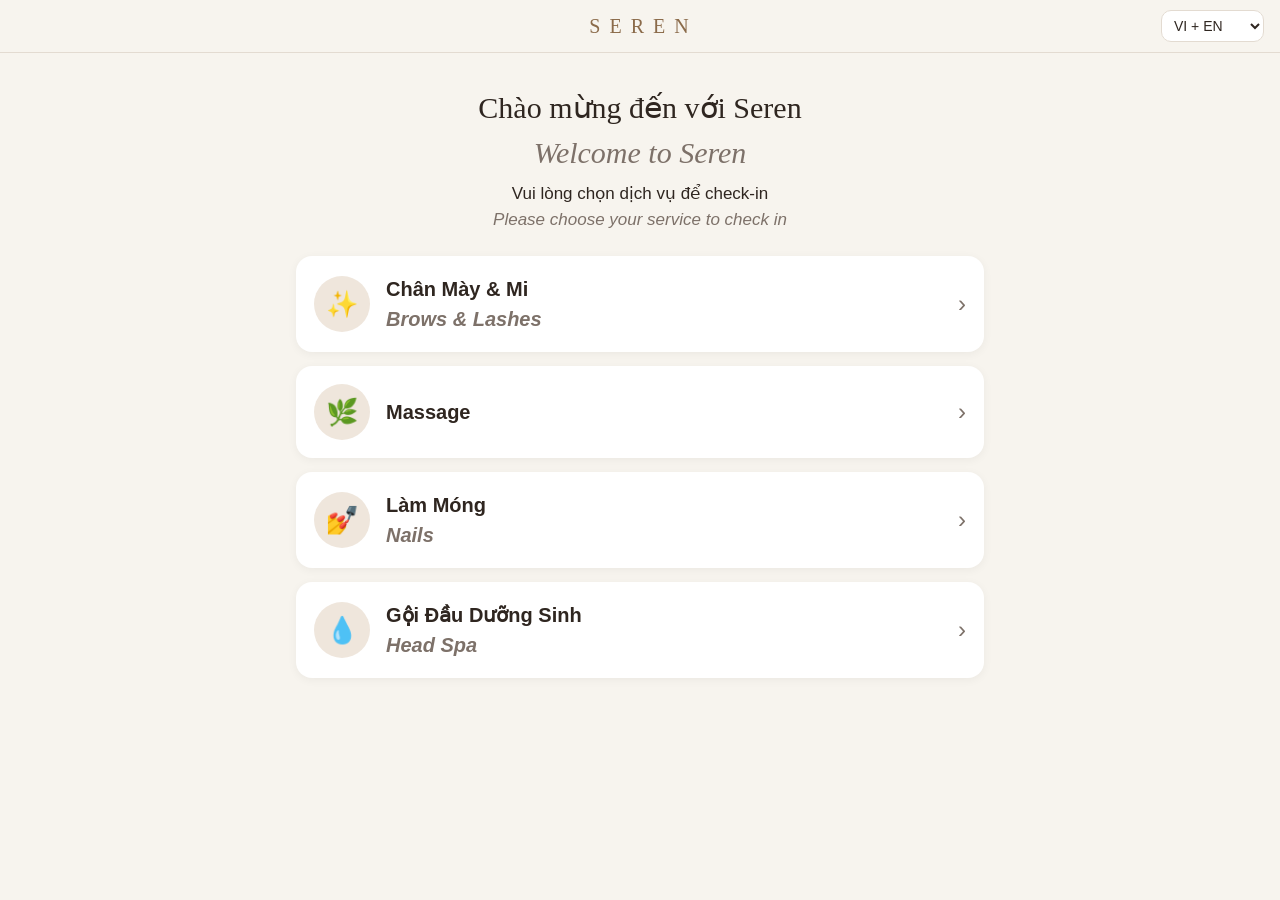
<file: checkin-site/index.html>
<!doctype html>
<html lang="vi">
<head>
  <meta charset="utf-8">
  <meta name="viewport" content="width=device-width, initial-scale=1, viewport-fit=cover">
  <meta name="robots" content="noindex, nofollow">
  <meta name="theme-color" content="#f7f4ee">
  <title>Seren · Check-in</title>
  <link rel="stylesheet" href="styles.css">
</head>
<body>
  <!--
    Netlify Forms detects forms at deploy time from static HTML. This hidden form declares
    every field the app submits; app.js posts the real data with fetch().
  -->
  <form name="checkin" data-netlify="true" netlify-honeypot="bot-field" hidden>
    <input name="bot-field">
    <input name="service">
    <input name="full_name">
    <input name="phone">
    <input name="date_of_birth">
    <input name="technician">
    <input name="health_flags">
    <input name="photo_consent">
    <input name="language">
    <textarea name="summary"></textarea>
    <textarea name="answers_json"></textarea>
    <input type="file" name="signature">
  </form>

  <header class="topbar">
    <button class="link-button" id="back" hidden>‹ <span data-l="back"></span></button>
    <div class="brand">S E R E N</div>
    <select id="lang" aria-label="Ngôn ngữ / Language">
      <option value="both">VI + EN</option>
      <option value="vi">Tiếng Việt</option>
      <option value="en">English</option>
    </select>
  </header>

  <main id="app" aria-live="polite"></main>

  <noscript><p class="card">Vui lòng bật JavaScript. / Please enable JavaScript.</p></noscript>
  <script src="app.js"></script>
</body>
</html>
</file>
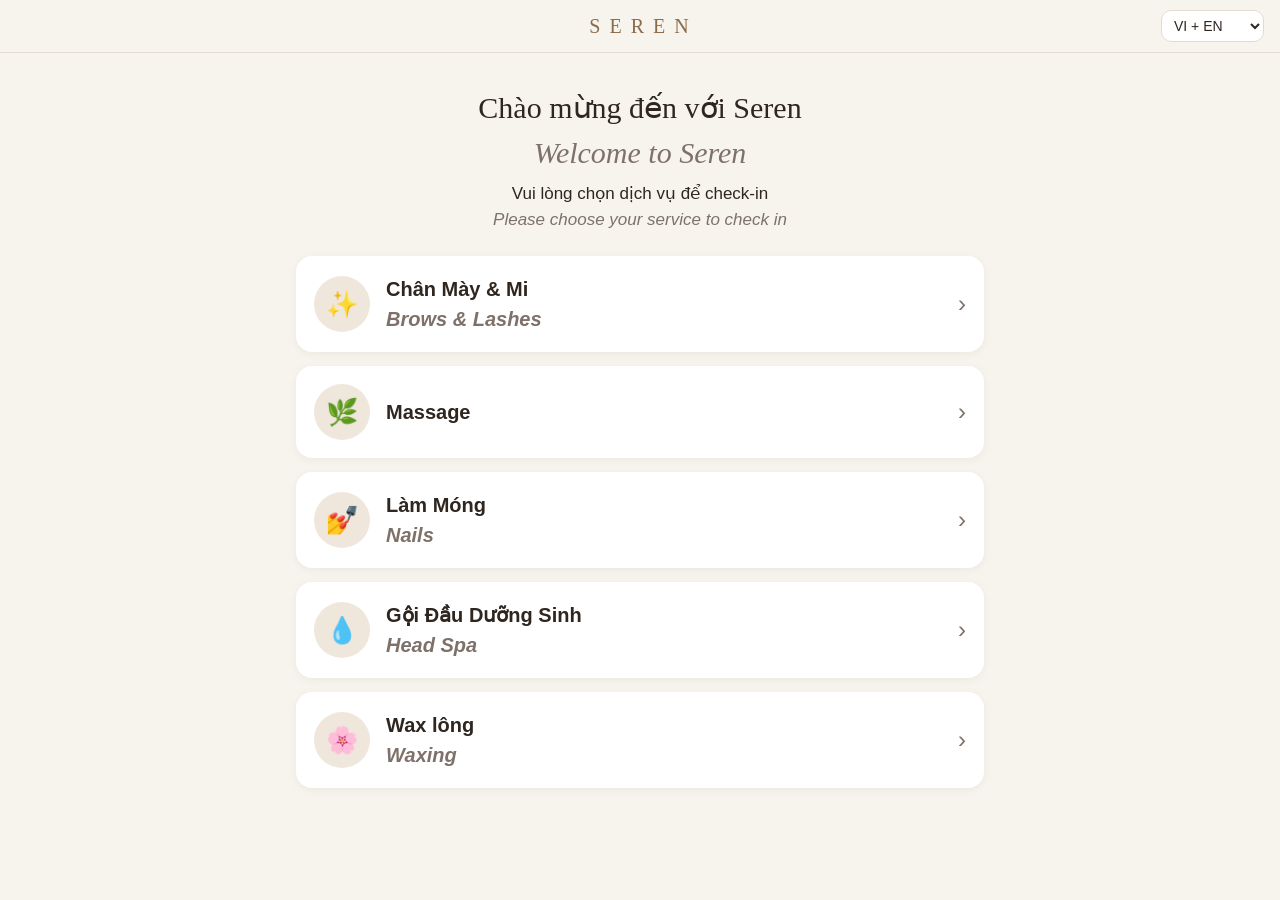
<file: docs/index.html>
<!doctype html>
<html lang="vi">
<head>
  <meta charset="utf-8">
  <meta name="viewport" content="width=device-width, initial-scale=1, viewport-fit=cover">
  <meta name="robots" content="noindex, nofollow">
  <meta name="theme-color" content="#f7f4ee">
  <title>Seren · Check-in</title>
  <link rel="stylesheet" href="styles.css">
</head>
<body>

  <header class="topbar">
    <button class="link-button" id="back" hidden>‹ <span data-l="back"></span></button>
    <div class="brand">S E R E N</div>
    <select id="lang" aria-label="Ngôn ngữ / Language">
      <option value="both">VI + EN</option>
      <option value="vi">Tiếng Việt</option>
      <option value="en">English</option>
    </select>
  </header>

  <main id="app" aria-live="polite"></main>

  <noscript><p class="card">Vui lòng bật JavaScript. / Please enable JavaScript.</p></noscript>
  <script src="config.js"></script>
  <script src="i18n.js"></script>
  <script src="app.js"></script>
</body>
</html>
</file>
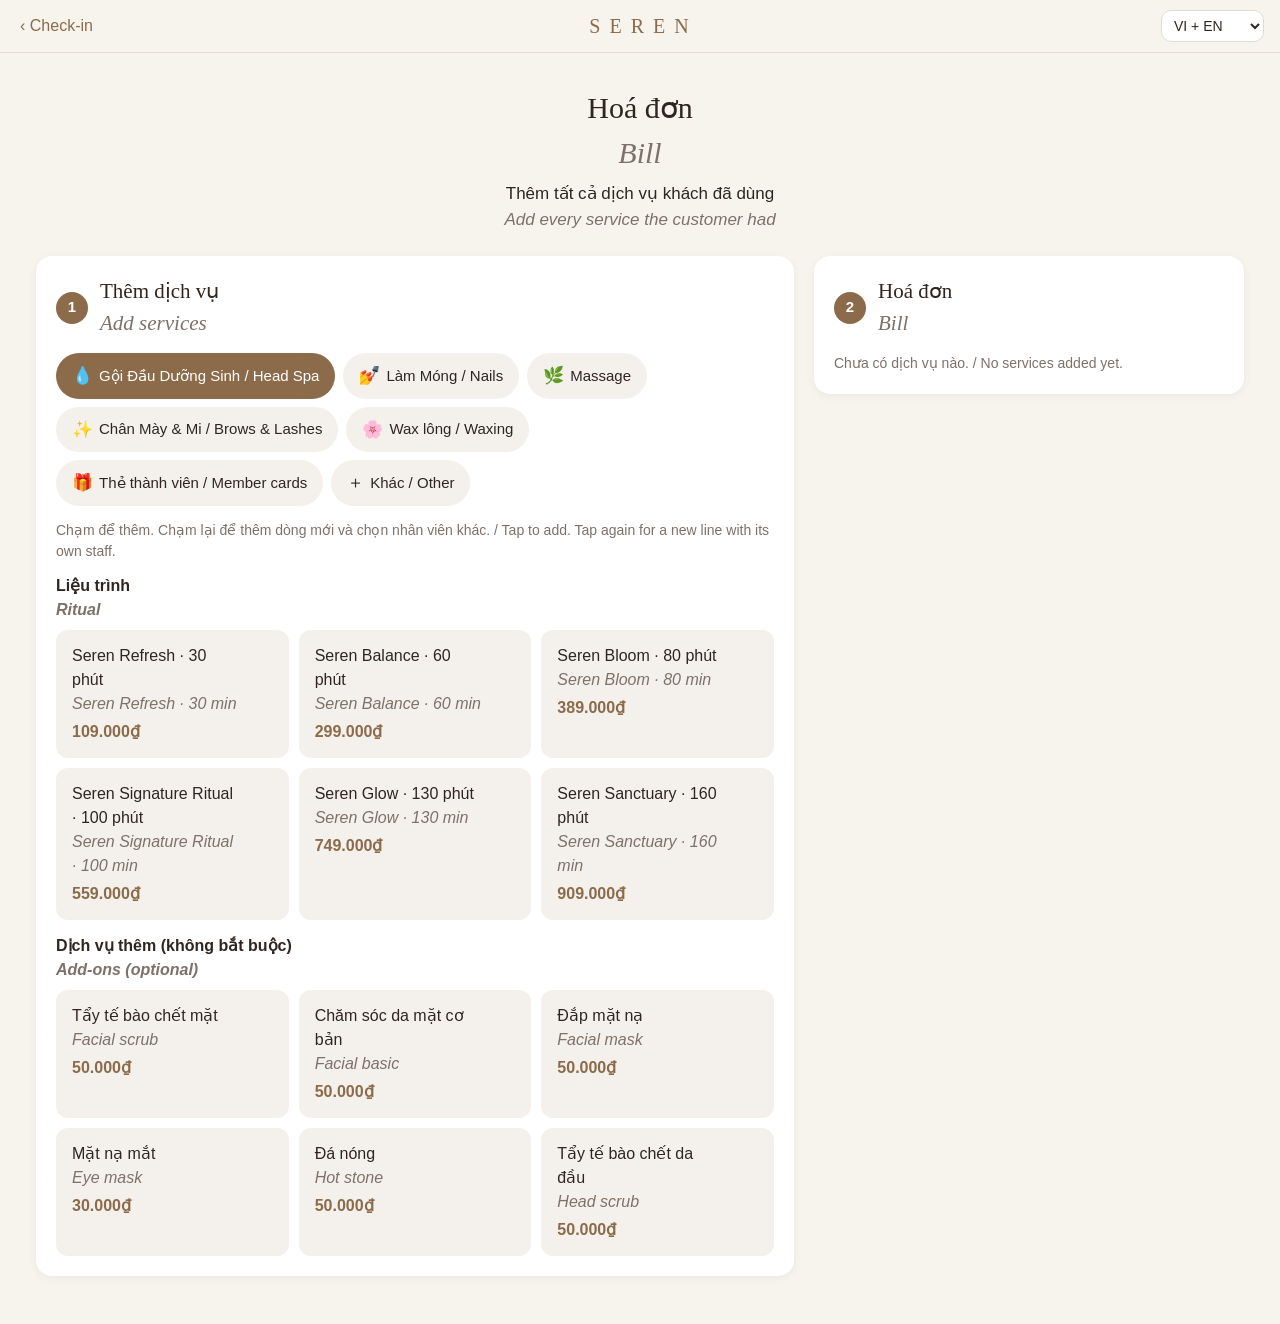
<file: docs/bill/index.html>
<!doctype html>
<html lang="vi" translate="no" class="notranslate">
<head>
  <meta charset="utf-8">
  <meta name="viewport" content="width=device-width, initial-scale=1, viewport-fit=cover">
  <meta name="robots" content="noindex, nofollow">
  <!-- The page is already Vietnamese + English; stop Chrome from machine-translating it. -->
  <meta name="google" content="notranslate">
  <meta name="theme-color" content="#f7f4ee">
  <title>Seren · Hoá đơn</title>
  <link rel="stylesheet" href="../styles.css">
  <link rel="stylesheet" href="bill.css?v=15">
</head>
<body>

  <header class="topbar">
    <a class="link-button" id="to-checkin" href="../">‹ Check-in</a>
    <div class="brand">S E R E N</div>
    <select id="bill-lang" aria-label="Ngôn ngữ / Language">
      <option value="both">VI + EN</option>
      <option value="vi">Tiếng Việt</option>
      <option value="en">English</option>
    </select>
  </header>

  <main id="bill-app" aria-live="polite"></main>

  <noscript><p class="card">Vui lòng bật JavaScript. / Please enable JavaScript.</p></noscript>
  <!-- app.js holds the menu and prices shared with the check-in forms; this flag stops it drawing the check-in screen. -->
  <script>window.SEREN_MENU_ONLY = true;</script>
  <script src="../config.js"></script>
  <script src="../app.js?v=2"></script>
  <script src="bill.js?v=16"></script>
</body>
</html>
</file>
<file: checkin-site/styles.css>
:root {
  --paper: #f7f4ee;
  --card: #ffffff;
  --ink: #2f2620;
  --muted: #7d7169;
  --accent: #8b6b4a;
  --accent-soft: #efe6dc;
  --line: #e3dbd1;
  --warn: #b35c00;
  --warn-soft: #fdf0e1;
  --info-soft: #eaf1f8;
  --info: #2f5f8a;
  --error: #b3261e;
  --radius: 16px;
}

* { box-sizing: border-box; }

html { -webkit-text-size-adjust: 100%; }

body {
  margin: 0;
  background: var(--paper);
  color: var(--ink);
  font: 17px/1.5 -apple-system, BlinkMacSystemFont, "Segoe UI", Roboto, "Helvetica Neue", Arial, sans-serif;
  padding-bottom: env(safe-area-inset-bottom);
}

.topbar {
  position: sticky;
  top: 0;
  z-index: 5;
  display: grid;
  grid-template-columns: 1fr auto 1fr;
  align-items: center;
  gap: 8px;
  padding: calc(10px + env(safe-area-inset-top)) 16px 10px;
  background: rgba(247, 244, 238, 0.94);
  backdrop-filter: blur(8px);
  border-bottom: 1px solid var(--line);
}
.brand { font-family: Georgia, "Times New Roman", serif; color: var(--accent); letter-spacing: .1em; font-size: 20px; }
#back { justify-self: start; grid-column: 1; }
.brand { grid-column: 2; }
#lang {
  grid-column: 3;
  justify-self: end;
  font: inherit; font-size: 14px;
  padding: 6px 8px;
  border: 1px solid var(--line); border-radius: 10px;
  background: var(--card); color: var(--ink);
}

main { max-width: 720px; margin: 0 auto; padding: 20px 16px 48px; }

h1, h2 { font-family: Georgia, "Times New Roman", serif; font-weight: 400; margin: 0; }
h1 { font-size: 30px; text-align: center; }
h2 { font-size: 21px; }
.en { color: var(--muted); font-style: italic; }
.center { text-align: center; }
.stack > * + * { margin-top: 16px; }

.hero { text-align: center; margin: 12px 0 24px; }
.hero p { margin: 6px 0 0; }

.card {
  background: var(--card);
  border-radius: var(--radius);
  padding: 20px;
  box-shadow: 0 2px 10px rgba(0, 0, 0, .05);
}

.section-title { display: flex; gap: 12px; align-items: center; margin-bottom: 14px; }
.num {
  flex: none; width: 32px; height: 32px; border-radius: 50%;
  display: grid; place-items: center;
  background: var(--accent); color: #fff; font-weight: 600; font-size: 15px;
}

.service-list { display: grid; gap: 14px; }
.service {
  display: flex; align-items: center; gap: 16px;
  width: 100%; text-align: left;
  font: inherit; color: inherit;
  background: var(--card); border: 0; border-radius: var(--radius);
  padding: 18px; box-shadow: 0 2px 10px rgba(0, 0, 0, .05);
  cursor: pointer;
}
.service:active { transform: scale(.99); }
.service .icon {
  flex: none; width: 56px; height: 56px; border-radius: 50%;
  display: grid; place-items: center; font-size: 26px;
  background: var(--accent-soft);
}
.service .name { font-size: 20px; font-weight: 600; }
.service .chev { margin-left: auto; color: var(--muted); font-size: 24px; }

.field { display: block; }
.field + .field, .field + .choices, .choices + .field { margin-top: 16px; }
.label { display: block; font-size: 15px; font-weight: 600; color: var(--muted); margin-bottom: 6px; }
.req { color: var(--error); }
input[type=text], input[type=tel], input[type=email], input[type=date], textarea {
  width: 100%;
  font: inherit; font-size: 17px;
  padding: 12px 14px;
  border: 1px solid var(--line); border-radius: 12px;
  background: #fbfaf7; color: var(--ink);
}
textarea { min-height: 88px; resize: vertical; }
input:focus, textarea:focus, select:focus, button:focus-visible { outline: 3px solid rgba(139, 107, 74, .35); outline-offset: 1px; }

.choices { display: grid; grid-template-columns: repeat(auto-fill, minmax(150px, 1fr)); gap: 10px; }
.choices.wide { grid-template-columns: 1fr; }
.chip {
  display: flex; gap: 10px; align-items: flex-start;
  width: 100%; text-align: left;
  font: inherit; font-size: 16px; color: inherit;
  padding: 12px 14px; border-radius: 12px;
  background: #f4f1ec; border: 2px solid transparent;
  cursor: pointer;
}
.chip[aria-pressed=true], .chip[aria-checked=true] { background: var(--accent-soft); border-color: var(--accent); }
.box {
  flex: none; width: 22px; height: 22px; margin-top: 1px;
  border: 2px solid #b7aca2; border-radius: 6px;
  display: grid; place-items: center; font-size: 14px; color: #fff;
}
.chip.round .box { border-radius: 50%; }
[aria-pressed=true] .box, [aria-checked=true] .box { background: var(--accent); border-color: var(--accent); }
[aria-pressed=true] .box::after, [aria-checked=true] .box::after { content: "✓"; }

.check-list { display: grid; gap: 8px; }
.divider { border: 0; border-top: 1px solid var(--line); margin: 14px 0; }

ul.bullets { margin: 0; padding-left: 20px; }
ul.bullets li + li { margin-top: 8px; }
.group + .group { margin-top: 16px; }
.group h3 { margin: 0 0 8px; font-size: 16px; }

.notice { display: flex; gap: 10px; padding: 14px; border-radius: 12px; background: var(--warn-soft); margin-top: 12px; }
.notice.info { background: var(--info-soft); }
.notice .i { flex: none; }

.sig-wrap { position: relative; border: 2px dashed #c9bdb0; border-radius: 12px; background: #fff; touch-action: none; }
.sig-wrap canvas { display: block; width: 100%; height: 190px; border-radius: 12px; }
.sig-line { position: absolute; left: 20px; right: 20px; bottom: 44px; border-bottom: 1px solid #d8cfc5; pointer-events: none; }
.sig-x { position: absolute; left: 20px; bottom: 48px; color: #b7aca2; pointer-events: none; }
.sig-actions { display: flex; justify-content: space-between; align-items: center; margin-top: 6px; font-size: 14px; color: var(--muted); }

.primary {
  display: block; width: 100%;
  font: inherit; font-size: 19px; font-weight: 600;
  color: #fff; background: var(--accent);
  border: 0; border-radius: 14px;
  padding: 16px; cursor: pointer;
}
.primary[disabled] { opacity: .6; cursor: progress; }
.primary .en { color: rgba(255, 255, 255, .85); font-weight: 400; font-size: 15px; display: block; }
.secondary {
  display: inline-block;
  font: inherit; font-size: 16px; color: var(--accent);
  background: transparent; border: 1.5px solid var(--accent); border-radius: 999px;
  padding: 10px 22px; cursor: pointer;
}
.link-button { font: inherit; font-size: 16px; color: var(--accent); background: none; border: 0; padding: 4px; cursor: pointer; }

.errors { border: 2px solid var(--error); background: #fdecea; }
.errors ul { margin: 8px 0 0; padding-left: 20px; }
.invalid { border-color: var(--error) !important; }

.done { text-align: center; padding: 32px 20px; }
.done .big { font-size: 64px; }

.hidden-honeypot { position: absolute; left: -9999px; }
</file>
<file: docs/styles.css>
:root {
  --paper: #f7f4ee;
  --card: #ffffff;
  --ink: #2f2620;
  --muted: #7d7169;
  --accent: #8b6b4a;
  --accent-soft: #efe6dc;
  --line: #e3dbd1;
  --warn: #b35c00;
  --warn-soft: #fdf0e1;
  --info-soft: #eaf1f8;
  --info: #2f5f8a;
  --error: #b3261e;
  --radius: 16px;
}

* { box-sizing: border-box; }

html { -webkit-text-size-adjust: 100%; }

body {
  margin: 0;
  background: var(--paper);
  color: var(--ink);
  font: 17px/1.5 -apple-system, BlinkMacSystemFont, "Segoe UI", Roboto, "Helvetica Neue", Arial, sans-serif;
  padding-bottom: env(safe-area-inset-bottom);
}

.topbar {
  position: sticky;
  top: 0;
  z-index: 5;
  display: grid;
  grid-template-columns: 1fr auto 1fr;
  align-items: center;
  gap: 8px;
  padding: calc(10px + env(safe-area-inset-top)) 16px 10px;
  background: rgba(247, 244, 238, 0.94);
  backdrop-filter: blur(8px);
  border-bottom: 1px solid var(--line);
}
.brand { font-family: Georgia, "Times New Roman", serif; color: var(--accent); letter-spacing: .1em; font-size: 20px; }
#back { justify-self: start; grid-column: 1; }
.brand { grid-column: 2; }
#lang {
  grid-column: 3;
  justify-self: end;
  font: inherit; font-size: 14px;
  padding: 6px 8px;
  border: 1px solid var(--line); border-radius: 10px;
  background: var(--card); color: var(--ink);
}

main { max-width: 720px; margin: 0 auto; padding: 20px 16px 48px; }

h1, h2 { font-family: Georgia, "Times New Roman", serif; font-weight: 400; margin: 0; }
h1 { font-size: 30px; text-align: center; }
h2 { font-size: 21px; }
.en { color: var(--muted); font-style: italic; }
.center { text-align: center; }
.stack > * + * { margin-top: 16px; }

.hero { text-align: center; margin: 12px 0 24px; }
.hero p { margin: 6px 0 0; }

.card {
  background: var(--card);
  border-radius: var(--radius);
  padding: 20px;
  box-shadow: 0 2px 10px rgba(0, 0, 0, .05);
}

.section-title { display: flex; gap: 12px; align-items: center; margin-bottom: 14px; }
.num {
  flex: none; width: 32px; height: 32px; border-radius: 50%;
  display: grid; place-items: center;
  background: var(--accent); color: #fff; font-weight: 600; font-size: 15px;
}

.service-list { display: grid; gap: 14px; }
.service {
  display: flex; align-items: center; gap: 16px;
  width: 100%; text-align: left;
  font: inherit; color: inherit;
  background: var(--card); border: 0; border-radius: var(--radius);
  padding: 18px; box-shadow: 0 2px 10px rgba(0, 0, 0, .05);
  cursor: pointer;
}
.service:active { transform: scale(.99); }
.service .icon {
  flex: none; width: 56px; height: 56px; border-radius: 50%;
  display: grid; place-items: center; font-size: 26px;
  background: var(--accent-soft);
}
.service .name { font-size: 20px; font-weight: 600; }
.service .chev { margin-left: auto; color: var(--muted); font-size: 24px; }

.field { display: block; }
.field + .field, .field + .choices, .choices + .field { margin-top: 16px; }
.label { display: block; font-size: 15px; font-weight: 600; color: var(--muted); margin-bottom: 6px; }
.req { color: var(--error); }
input[type=text], input[type=tel], input[type=email], input[type=date], textarea {
  width: 100%;
  font: inherit; font-size: 17px;
  padding: 12px 14px;
  border: 1px solid var(--line); border-radius: 12px;
  background: #fbfaf7; color: var(--ink);
}
textarea { min-height: 88px; resize: vertical; }
input:focus, textarea:focus, select:focus, button:focus-visible { outline: 3px solid rgba(139, 107, 74, .35); outline-offset: 1px; }

.choices { display: grid; grid-template-columns: repeat(auto-fill, minmax(150px, 1fr)); gap: 10px; }
.choices.wide { grid-template-columns: 1fr; }
.choice-heading { grid-column: 1 / -1; margin: 12px 0 0; font-size: 16px; }
.choice-heading:first-child { margin-top: 0; }
.chip {
  display: flex; gap: 10px; align-items: flex-start;
  width: 100%; text-align: left;
  font: inherit; font-size: 16px; color: inherit;
  padding: 12px 14px; border-radius: 12px;
  background: #f4f1ec; border: 2px solid transparent;
  cursor: pointer;
}
.chip[aria-pressed=true], .chip[aria-checked=true] { background: var(--accent-soft); border-color: var(--accent); }
.box {
  flex: none; width: 22px; height: 22px; margin-top: 1px;
  border: 2px solid #b7aca2; border-radius: 6px;
  display: grid; place-items: center; font-size: 14px; color: #fff;
}
.chip.round .box { border-radius: 50%; }
[aria-pressed=true] .box, [aria-checked=true] .box { background: var(--accent); border-color: var(--accent); }
[aria-pressed=true] .box::after, [aria-checked=true] .box::after { content: "✓"; }

.check-list { display: grid; gap: 8px; }

.consents ul.bullets { margin-bottom: 14px; }
.chip.agree-all { padding: 14px 16px; }
.with-price { display: flex; flex-direction: column; gap: 4px; }
.price { font-weight: 700; color: var(--accent); }
.divider { border: 0; border-top: 1px solid var(--line); margin: 14px 0; }

ul.bullets { margin: 0; padding-left: 20px; }
ul.bullets li + li { margin-top: 8px; }
.group + .group { margin-top: 16px; }
.group h3 { margin: 0 0 8px; font-size: 16px; }

.notice { display: flex; gap: 10px; padding: 14px; border-radius: 12px; background: var(--warn-soft); margin-top: 12px; }
.notice.info { background: var(--info-soft); }
.notice .i { flex: none; }

.sig-wrap { position: relative; border: 2px dashed #c9bdb0; border-radius: 12px; background: #fff; touch-action: none; }
.sig-wrap canvas { display: block; width: 100%; height: 190px; border-radius: 12px; }
.sig-line { position: absolute; left: 20px; right: 20px; bottom: 44px; border-bottom: 1px solid #d8cfc5; pointer-events: none; }
.sig-x { position: absolute; left: 20px; bottom: 48px; color: #b7aca2; pointer-events: none; }
.sig-actions { display: flex; justify-content: space-between; align-items: center; margin-top: 6px; font-size: 14px; color: var(--muted); }

.primary {
  display: block; width: 100%;
  font: inherit; font-size: 19px; font-weight: 600;
  color: #fff; background: var(--accent);
  border: 0; border-radius: 14px;
  padding: 16px; cursor: pointer;
}
.primary[disabled] { opacity: .6; cursor: progress; }
.primary .en { color: rgba(255, 255, 255, .85); font-weight: 400; font-size: 15px; display: block; }
.secondary {
  display: inline-block;
  font: inherit; font-size: 16px; color: var(--accent);
  background: transparent; border: 1.5px solid var(--accent); border-radius: 999px;
  padding: 10px 22px; cursor: pointer;
}
.link-button { font: inherit; font-size: 16px; color: var(--accent); background: none; border: 0; padding: 4px; cursor: pointer; }

.errors { border: 2px solid var(--error); background: #fdecea; }
.errors ul { margin: 8px 0 0; padding-left: 20px; }
.invalid { border-color: var(--error) !important; }

.done { text-align: center; padding: 32px 20px; }
.done .big { font-size: 64px; }

.hidden-honeypot { position: absolute; left: -9999px; }

/* Itemised bill before the signature */
.muted { color: var(--muted); font-size: 14px; margin: 8px 0 0; }
.bill-line { display: flex; justify-content: space-between; gap: 12px; padding: 8px 0; border-bottom: 1px solid var(--line); }
.bill-line .price { text-align: right; }
.bill-total { display: flex; justify-content: space-between; flex-wrap: wrap; gap: 4px 12px; padding-top: 12px; font-size: 20px; font-weight: 700; }
.bill-total .price { margin-left: auto; }
</file>
<file: docs/bill/bill.css>
/* Bill page. Builds on ../styles.css (the check-in look). */

[hidden] { display: none !important; }

#to-checkin { justify-self: start; grid-column: 1; text-decoration: none; }
#bill-lang {
  grid-column: 3;
  justify-self: end;
  font: inherit; font-size: 14px;
  padding: 6px 8px;
  border: 1px solid var(--line); border-radius: 10px;
  background: var(--card); color: var(--ink);
}

main { padding-bottom: 96px; }
.opt { font-weight: 400; }
.block { display: block; margin: 2px 0 0; }
.hint { margin: 0 0 12px; }

/* Customer */
.cust summary { cursor: pointer; font-size: 15px; font-weight: 600; color: var(--muted); padding: 4px 0; }
.cust[open] summary { margin-bottom: 10px; }
.cust-grid { display: grid; gap: 14px; grid-template-columns: repeat(auto-fit, minmax(190px, 1fr)); }
.cust-grid .field + .field { margin-top: 0; }

/* Category tabs */
/* Tabs wrap onto extra lines so every category is visible without sideways scrolling. */
.tabs { display: flex; flex-wrap: wrap; gap: 8px; margin: 0 0 14px; }
.tab {
  flex: none; display: flex; align-items: center; gap: 6px;
  font: inherit; font-size: 15px; color: var(--ink);
  padding: 8px 14px; border-radius: 999px;
  background: #f4f1ec; border: 2px solid transparent; cursor: pointer;
}
.tab[aria-selected=true] { background: var(--accent); color: #fff; }
.tab-icon { font-size: 17px; }

.menu-group + .menu-group { margin-top: 14px; }
.menu-group .choice-heading { margin: 0 0 8px; }
.menu-group .choices { grid-template-columns: repeat(auto-fill, minmax(230px, 1fr)); }
.menu-item { position: relative; padding-right: 48px; }
.menu-item .badge {
  position: absolute; top: 8px; right: 8px;
  min-width: 28px; padding: 2px 7px; border-radius: 999px;
  background: var(--accent); color: #fff; font-size: 13px; font-weight: 700; text-align: center;
}
.custom-form { display: grid; gap: 14px; }
.custom-form .field + .field { margin-top: 0; }
.custom-form .secondary { justify-self: start; }

/* Bill lines */
.lines { display: grid; }
.line {
  display: flex; justify-content: space-between; align-items: flex-start; gap: 12px;
  padding: 12px 0; border-bottom: 1px solid var(--line);
}
.line:first-child { padding-top: 0; }
.line-main { display: flex; gap: 10px; min-width: 0; }
.line-icon { flex: none; width: 24px; text-align: center; }
.line-name { min-width: 0; }
.unit { display: block; color: var(--muted); font-size: 14px; margin-top: 2px; }
.line-side { flex: none; display: flex; flex-direction: column; align-items: flex-end; gap: 6px; }
.line-amount { white-space: nowrap; }
.stepper { display: flex; align-items: center; border: 1px solid var(--line); border-radius: 999px; overflow: hidden; }
.stepper button {
  width: 36px; height: 34px; font: inherit; font-size: 18px; line-height: 1;
  background: #f4f1ec; color: var(--ink); border: 0; cursor: pointer;
}
.stepper .qty { min-width: 30px; text-align: center; font-weight: 600; }

.price-edit { margin-top: 6px; }
.price-edit input { max-width: 150px; padding: 8px 10px; font-size: 16px; }
.price-edit .range { display: block; margin-top: 4px; }
.needs-price { border-color: var(--warn) !important; background: var(--warn-soft) !important; }
.price-input.changed { border-color: var(--accent) !important; background: var(--accent-soft) !important; font-weight: 600; }

.row-field { margin-top: 16px; }
.discount { display: flex; gap: 8px; align-items: stretch; }
.discount input { max-width: 180px; }
.seg { display: flex; border: 1px solid var(--line); border-radius: 12px; overflow: hidden; }
.seg button { font: inherit; min-width: 46px; border: 0; background: #f4f1ec; color: var(--ink); cursor: pointer; }
.seg button[aria-pressed=true] { background: var(--accent); color: #fff; font-weight: 700; }
.choices.pay { grid-template-columns: repeat(auto-fill, minmax(140px, 1fr)); }
.choices.pay .chip { padding: 10px 12px; font-size: 15px; }
.row-field.field input { max-width: 220px; }

#totals { margin-top: 18px; padding-top: 6px; border-top: 1px solid var(--line); }
.t-row { display: flex; justify-content: space-between; gap: 12px; padding: 6px 0; }
.t-row .price { color: var(--ink); font-weight: 600; }
.t-row.short .price { color: var(--error); }
#bill-errors .notice { margin-top: 14px; }

.actions { margin-top: 20px; display: grid; gap: 10px; justify-items: center; }

/* Running total pinned to the bottom of the screen */
.sticky-total {
  position: fixed; left: 0; right: 0; bottom: 0; z-index: 4;
  padding: 10px 16px calc(10px + env(safe-area-inset-bottom));
  background: rgba(247, 244, 238, 0.96); backdrop-filter: blur(8px);
  border-top: 1px solid var(--line);
}
.sticky-total button {
  display: flex; justify-content: space-between; align-items: center; gap: 12px;
  width: 100%; max-width: 688px; margin: 0 auto;
  font: inherit; color: #fff; background: var(--accent);
  border: 0; border-radius: 14px; padding: 12px 16px; cursor: pointer;
}
.sticky-total strong { font-size: 19px; margin-left: auto; }

/* Who did each service */
.staff-pick { display: flex; flex-wrap: wrap; align-items: center; gap: 6px; margin-top: 8px; padding: 4px; border-radius: 12px; border: 2px solid transparent; }
.staff-pick.needs-staff { background: var(--warn-soft); }
.staff-pick.invalid { border-color: var(--error); }
.staff-label { flex-basis: 100%; font-size: 12px; color: var(--muted); margin: 0 2px; }
.staff-chip {
  font: inherit; font-size: 14px; color: var(--ink);
  padding: 5px 12px; border-radius: 999px; cursor: pointer;
  background: #f4f1ec; border: 1.5px solid var(--line);
}
.staff-chip[aria-checked=true] { background: var(--accent); border-color: var(--accent); color: #fff; font-weight: 600; }
.staff-chip.outside { border-style: dashed; }
.outside-name { flex-basis: 100%; margin-top: 2px; padding: 9px 12px !important; font-size: 16px !important; }
.comm-select {
  width: 100%; font: inherit; font-size: 16px; padding: 11px 12px;
  border: 1px solid var(--line); border-radius: 12px; background: #fbfaf7; color: var(--ink);
}

/* Save status on the receipt screen */
.save-status { width: 100%; text-align: center; font-size: 15px; padding: 10px 12px; border-radius: 12px; background: #f4f1ec; color: var(--muted); }
.save-status.ok { background: #e6f2ea; color: #1f6b3a; font-weight: 600; }
.save-status.bad { background: var(--warn-soft); color: var(--warn); font-weight: 600; }
.primary.alt { background: #fff; color: var(--accent); border: 2px solid var(--accent); }
.primary[hidden] { display: none; }

/* Receipt */
.receipt-bar { margin: 4px 0 12px; }
.receipt {
  max-width: 420px; margin: 0 auto;
  background: #fff; color: var(--ink);
  padding: 28px 24px; border-radius: 6px;
  box-shadow: 0 2px 14px rgba(0, 0, 0, .08);
  font-size: 15px;
}
.r-head { text-align: center; }
.r-brand { font-family: Georgia, "Times New Roman", serif; color: var(--accent); font-size: 26px; letter-spacing: .12em; }
.r-sub { font-family: Georgia, "Times New Roman", serif; font-style: italic; color: var(--muted); font-size: 14px; }
.r-addr { color: var(--muted); font-size: 13px; }
.r-title {
  text-align: center; font-weight: 700; text-transform: uppercase; letter-spacing: .06em;
  margin: 16px 0 10px; padding-top: 14px; border-top: 1px solid var(--line);
}
.r-row { display: flex; justify-content: space-between; gap: 12px; padding: 2px 0; }
.r-row span:last-child { text-align: right; }
.r-items { margin: 12px 0; padding: 12px 0; border-top: 1px dashed #cfc5b9; border-bottom: 1px dashed #cfc5b9; }
.r-item + .r-item { margin-top: 10px; }
.r-item { display: flex; justify-content: space-between; align-items: flex-start; gap: 12px; }
.r-item-name { font-weight: 600; }
.r-item-name .en { font-weight: 400; }
.r-item-calc { display: block; color: var(--muted); font-weight: 400; }
.r-amt { flex: none; color: var(--ink); font-weight: 600; }
.r-total {
  display: flex; justify-content: space-between; gap: 12px;
  font-size: 21px; font-weight: 700; margin: 8px 0 12px; padding: 8px 0;
  border-bottom: 1px dashed #cfc5b9;
}
.r-foot { text-align: center; margin-top: 16px; padding-top: 14px; border-top: 1px solid var(--line); font-family: Georgia, "Times New Roman", serif; }
.receipt-actions { max-width: 420px; margin: 20px auto 0; display: grid; gap: 12px; justify-items: center; }
.receipt-actions .secondary[disabled] { opacity: .5; }

/* Computer / iPad landscape: services on the left, the bill on the right and always in view. */
@media (min-width: 820px) {
  main { max-width: 1240px; padding-bottom: 48px; }
  .stack.two-col {
    display: grid; grid-template-columns: minmax(0, 1fr) minmax(340px, 430px);
    gap: 20px; align-items: start;
  }
  .stack.two-col > * + * { margin-top: 0; }
  #bill-card { position: sticky; top: 76px; max-height: calc(100vh - 92px); overflow-y: auto; }
  .sticky-total { display: none !important; }
  .receipt-bar, .receipt-actions { max-width: 420px; margin-left: auto; margin-right: auto; }
}

/* Receipt printer: Xprinter XP-58IIT thermal, 58 mm paper with a 48 mm printable strip.
   bill.js adds body.printing just before printing, so the receipt can be measured at print size
   and the page cut to the receipt's length. */
body.printing .receipt {
  width: 48mm; max-width: none; margin: 0 auto; padding: 1mm 0 6mm;
  box-shadow: none; border-radius: 0; background: #fff;
  font-family: Arial, "Segoe UI", Roboto, sans-serif; font-size: 11px; line-height: 1.35; font-weight: 500;
}
/* Thermal printers print grey faintly, so everything is solid black. */
body.printing .receipt, body.printing .receipt * { color: #000 !important; }
body.printing .r-brand { font-size: 18px; letter-spacing: .1em; }
body.printing .r-sub { font-size: 10px; }
body.printing .r-addr { font-size: 9.5px; }
body.printing .r-title { margin: 6px 0 5px; padding-top: 6px; border-top: 1px solid #000; letter-spacing: .03em; font-size: 12px; }
body.printing .r-row { flex-wrap: wrap; gap: 0 6px; padding: 1px 0; }
body.printing .r-row span:last-child { margin-left: auto; }
body.printing .r-items { margin: 6px 0; padding: 6px 0; border-top: 1px dashed #000; border-bottom: 1px dashed #000; }
body.printing .r-item { gap: 6px; }
body.printing .r-item + .r-item { margin-top: 5px; }
body.printing .r-item-name, body.printing .r-amt { font-weight: 700; }
body.printing .r-item-name .en, body.printing .r-item-calc { font-weight: 500; }
body.printing .r-total { flex-wrap: wrap; gap: 0 6px; font-size: 12.5px; margin: 4px 0 6px; padding: 4px 0; border-bottom: 1px dashed #000; }
body.printing .r-total span:last-child { margin-left: auto; }
body.printing .r-foot { margin-top: 8px; padding-top: 6px; border-top: 1px solid #000; font-size: 11px; }

@media print {
  @page { margin: 0; }
  html, body { background: #fff; margin: 0; padding: 0; }
  .topbar, .receipt-bar, .receipt-actions, .sticky-total { display: none !important; }
  main { padding: 0; margin: 0; max-width: none; }
  .r-items, .r-total, .r-title, .r-foot { break-inside: avoid; }
}

/* Member cards */
.member-panel .member-search { display: flex; gap: 8px; }
.member-panel .member-search input { flex: 1; min-width: 0; }
.member-card { display: grid; gap: 4px; padding: 12px 14px; border: 1px solid var(--line); border-radius: 12px; background: var(--accent-soft); }
.member-tag { margin-left: 8px; padding: 1px 8px; border-radius: 999px; background: var(--accent); color: #fff; font-size: 13px; }
.member-result { display: flex; justify-content: space-between; gap: 12px; width: 100%; margin-top: 8px; padding: 10px 14px; text-align: left; border: 1px solid var(--line); border-radius: 12px; background: var(--card); color: var(--ink); font: inherit; cursor: pointer; }
.member-result:hover { border-color: var(--accent); }
.member-panel > .secondary { margin-top: 10px; }
.member-actions { display: flex; gap: 16px; }
.member-history { margin-top: 8px; border: 1px solid var(--line); border-radius: 12px; padding: 4px 14px; background: var(--card); font-size: 15px; }
.member-history .t-row.short, .member-history .price.short { color: var(--error); }
</file>
